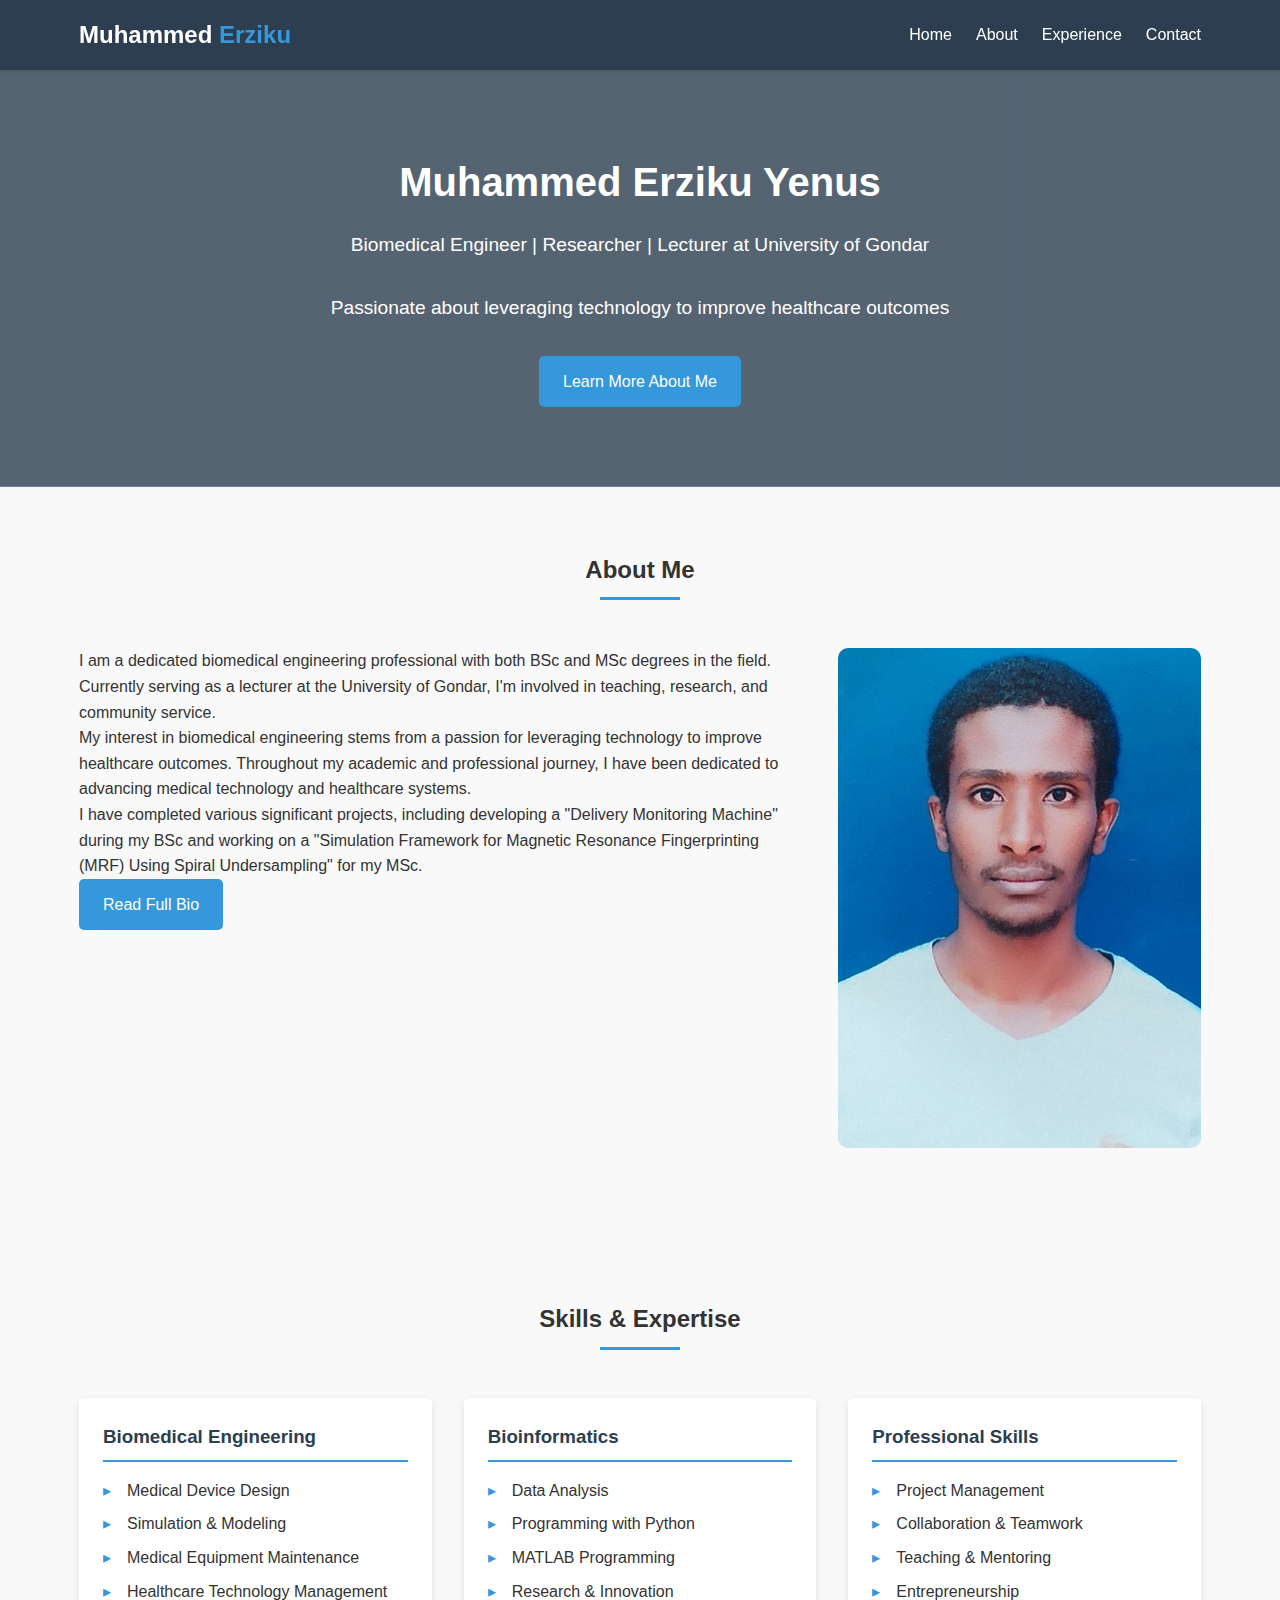
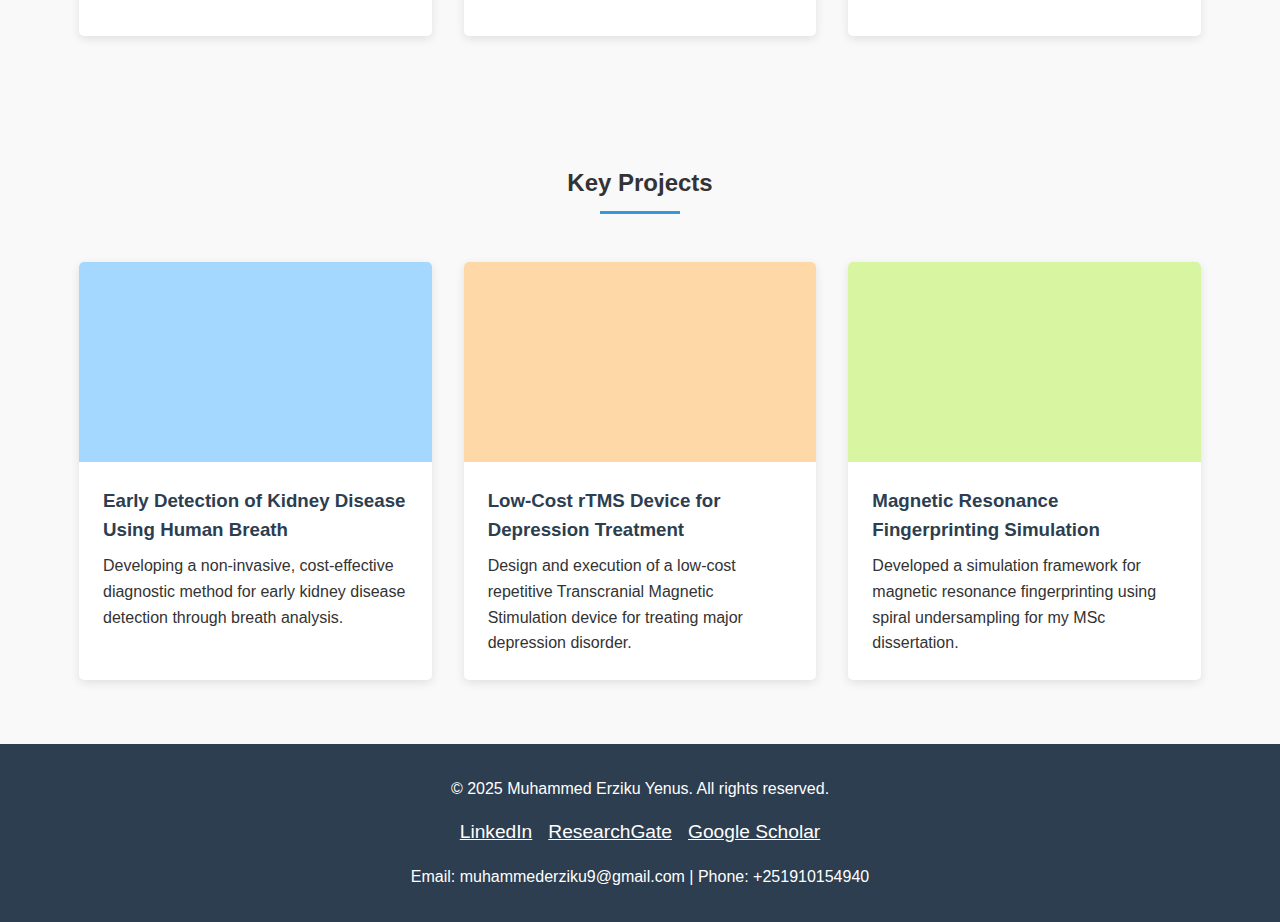
<file: index.html>
<!DOCTYPE html>
<html lang="en">
<head>
    <meta charset="UTF-8">
    <meta name="viewport" content="width=device-width, initial-scale=1.0">
    <title>Muhammed Erziku - Biomedical Engineer</title>
    <link rel="stylesheet" href="style.css">
</head>
<body>
    <!-- Header -->
    <header>
        <div class="container header-container">
            <div class="logo">Muhammed <span>Erziku</span></div>
            <div class="menu-toggle">☰</div>
            <nav>
                <ul>
                    <li><a href="index.html">Home</a></li>
                    <li><a href="about.html">About</a></li>
                    <li><a href="experience.html">Experience</a></li>
                    <li><a href="contact.html">Contact</a></li>
                </ul>
            </nav>
        </div>
    </header>

    <!-- Hero Section -->
    <section class="hero">
        <div class="container hero-content">
            <h1>Muhammed Erziku Yenus</h1>
            <p>Biomedical Engineer | Researcher | Lecturer at University of Gondar</p>
            <p>Passionate about leveraging technology to improve healthcare outcomes</p>
            <a href="about.html" class="btn">Learn More About Me</a>
        </div>
    </section>

    <!-- About Preview Section -->
    <section id="about-preview">
        <div class="container">
            <h2 class="section-title">About Me</h2>
            <div class="about-content">
                <div class="about-text">
                    <p>I am a dedicated biomedical engineering professional with both BSc and MSc degrees in the field. Currently serving as a lecturer at the University of Gondar, I'm involved in teaching, research, and community service.</p>
                    <p>My interest in biomedical engineering stems from a passion for leveraging technology to improve healthcare outcomes. Throughout my academic and professional journey, I have been dedicated to advancing medical technology and healthcare systems.</p>
                    <p>I have completed various significant projects, including developing a "Delivery Monitoring Machine" during my BSc and working on a "Simulation Framework for Magnetic Resonance Fingerprinting (MRF) Using Spiral Undersampling" for my MSc.</p>
                    <a href="about.html" class="btn">Read Full Bio</a>
                </div>
                <div class="about-image">
                    <div class="profile-placeholder">
                        <img src="photo.png" alt="Muhammed Erziku - Biomedical Engineer" class="profile-image">
                    </div>
                </div>
            </div>
        </div>
    </section>

    <!-- Skills Section -->
    <section id="skills">
        <div class="container">
            <h2 class="section-title">Skills & Expertise</h2>
            <div class="skills-container">
                <div class="skill-category">
                    <h3>Biomedical Engineering</h3>
                    <ul class="skill-list">
                        <li>Medical Device Design</li>
                        <li>Simulation & Modeling</li>
                        <li>Medical Equipment Maintenance</li>
                        <li>Healthcare Technology Management</li>
                    </ul>
                </div>
                <div class="skill-category">
                    <h3>Bioinformatics</h3>
                    <ul class="skill-list">
                        <li>Data Analysis</li>
                        <li>Programming with Python</li>
                        <li>MATLAB Programming</li>
                        <li>Research & Innovation</li>
                    </ul>
                </div>
                <div class="skill-category">
                    <h3>Professional Skills</h3>
                    <ul class="skill-list">
                        <li>Project Management</li>
                        <li>Collaboration & Teamwork</li>
                        <li>Teaching & Mentoring</li>
                        <li>Entrepreneurship</li>
                    </ul>
                </div>
            </div>
        </div>
    </section>

    <!-- Projects Section -->
    <section id="projects">
        <div class="container">
            <h2 class="section-title">Key Projects</h2>
            <div class="projects-grid">
                <div class="project-card">
                    <div class="project-image project-1"></div>
                    <div class="project-content">
                        <h3>Early Detection of Kidney Disease Using Human Breath</h3>
                        <p>Developing a non-invasive, cost-effective diagnostic method for early kidney disease detection through breath analysis.</p>
                    </div>
                </div>
                <div class="project-card">
                    <div class="project-image project-2"></div>
                    <div class="project-content">
                        <h3>Low-Cost rTMS Device for Depression Treatment</h3>
                        <p>Design and execution of a low-cost repetitive Transcranial Magnetic Stimulation device for treating major depression disorder.</p>
                    </div>
                </div>
                <div class="project-card">
                    <div class="project-image project-3"></div>
                    <div class="project-content">
                        <h3>Magnetic Resonance Fingerprinting Simulation</h3>
                        <p>Developed a simulation framework for magnetic resonance fingerprinting using spiral undersampling for my MSc dissertation.</p>
                    </div>
                </div>
            </div>
        </div>
    </section>

    <!-- Footer -->
    <footer>
        <div class="container">
            <p>&copy; 2025 Muhammed Erziku Yenus. All rights reserved.</p>
            <div class="social-links">
                <a href="#">LinkedIn</a>
                <a href="#">ResearchGate</a>
                <a href="#">Google Scholar</a>
            </div>
            <p>Email: muhammederziku9@gmail.com | Phone: +251910154940</p>
        </div>
    </footer>

    <script src="script.js"></script>
</body>
</html>
</file>
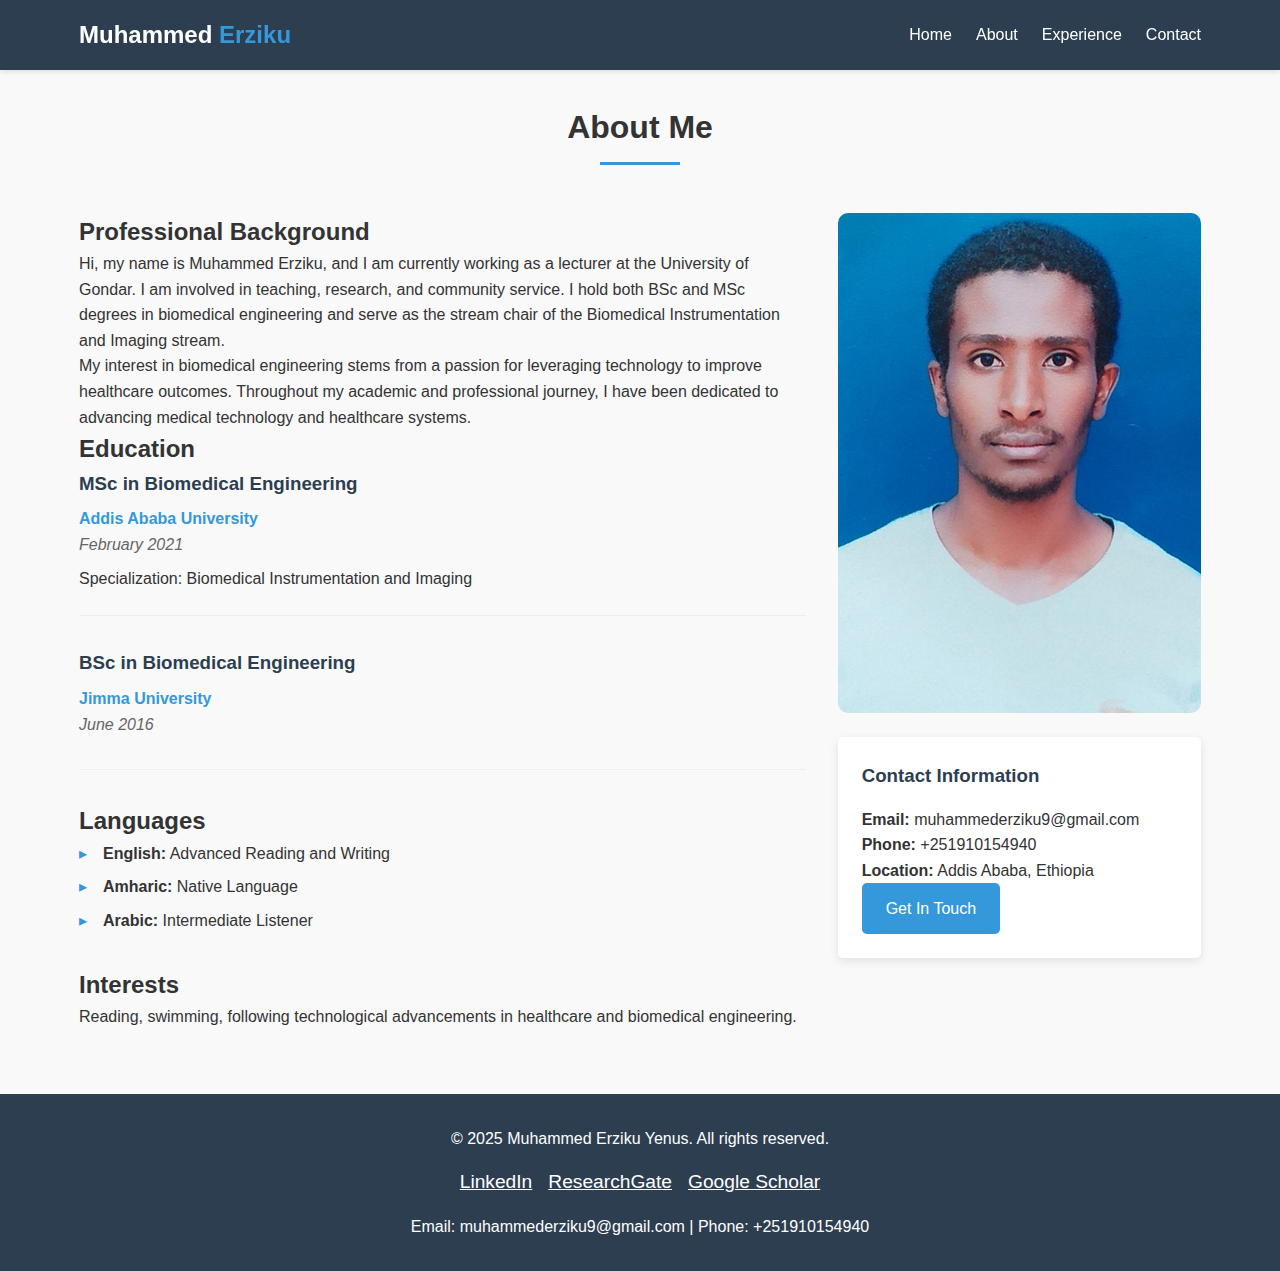
<file: about.html>
<!DOCTYPE html>
<html lang="en">
<head>
    <meta charset="UTF-8">
    <meta name="viewport" content="width=device-width, initial-scale=1.0">
    <title>About - Muhammed Erziku</title>
    <link rel="stylesheet" href="style.css">
</head>
<body>
    <!-- Header -->
    <header>
        <div class="container header-container">
            <div class="logo">Muhammed <span>Erziku</span></div>
            <div class="menu-toggle">☰</div>
            <nav>
                <ul>
                    <li><a href="index.html">Home</a></li>
                    <li><a href="about.html">About</a></li>
                    <li><a href="experience.html">Experience</a></li>
                    <li><a href="contact.html">Contact</a></li>
                </ul>
            </nav>
        </div>
    </header>

    <!-- Page Content -->
    <main class="page-content">
        <div class="container">
            <h1 class="section-title">About Me</h1>
            
            <div class="about-content">
                <div class="about-text">
                    <h2>Professional Background</h2>
                    <p>Hi, my name is Muhammed Erziku, and I am currently working as a lecturer at the University of Gondar. I am involved in teaching, research, and community service. I hold both BSc and MSc degrees in biomedical engineering and serve as the stream chair of the Biomedical Instrumentation and Imaging stream.</p>
                    
                    <p>My interest in biomedical engineering stems from a passion for leveraging technology to improve healthcare outcomes. Throughout my academic and professional journey, I have been dedicated to advancing medical technology and healthcare systems.</p>
                    
                    <h2>Education</h2>
                    <div class="education-item">
                        <h3>MSc in Biomedical Engineering</h3>
                        <p class="institution">Addis Ababa University</p>
                        <p class="date">February 2021</p>
                        <p>Specialization: Biomedical Instrumentation and Imaging</p>
                    </div>
                    
                    <div class="education-item">
                        <h3>BSc in Biomedical Engineering</h3>
                        <p class="institution">Jimma University</p>
                        <p class="date">June 2016</p>
                    </div>
                    
                    <h2>Languages</h2>
                    <ul class="language-list">
                        <li><strong>English:</strong> Advanced Reading and Writing</li>
                        <li><strong>Amharic:</strong> Native Language</li>
                        <li><strong>Arabic:</strong> Intermediate Listener</li>
                    </ul>
                    
                    <h2>Interests</h2>
                    <p>Reading, swimming, following technological advancements in healthcare and biomedical engineering.</p>
                </div>
                
                <div class="about-image">
                    <div class="profile-placeholder">
                         <img src="photo.png" alt="Muhammed Erziku - Biomedical Engineer" class="profile-image">
                    </div>
                    <div class="contact-info-sidebar">
                        <h3>Contact Information</h3>
                        <p><strong>Email:</strong> muhammederziku9@gmail.com</p>
                        <p><strong>Phone:</strong> +251910154940</p>
                        <p><strong>Location:</strong> Addis Ababa, Ethiopia</p>
                        <a href="contact.html" class="btn">Get In Touch</a>
                    </div>
                </div>
            </div>
        </div>
    </main>

    <!-- Footer -->
    <footer>
        <div class="container">
            <p>&copy; 2025 Muhammed Erziku Yenus. All rights reserved.</p>
            <div class="social-links">
                <a href="#">LinkedIn</a>
                <a href="#">ResearchGate</a>
                <a href="#">Google Scholar</a>
            </div>
            <p>Email: muhammederziku9@gmail.com | Phone: +251910154940</p>
        </div>
    </footer>

    <script src="script.js"></script>
</body>
</html>
</file>
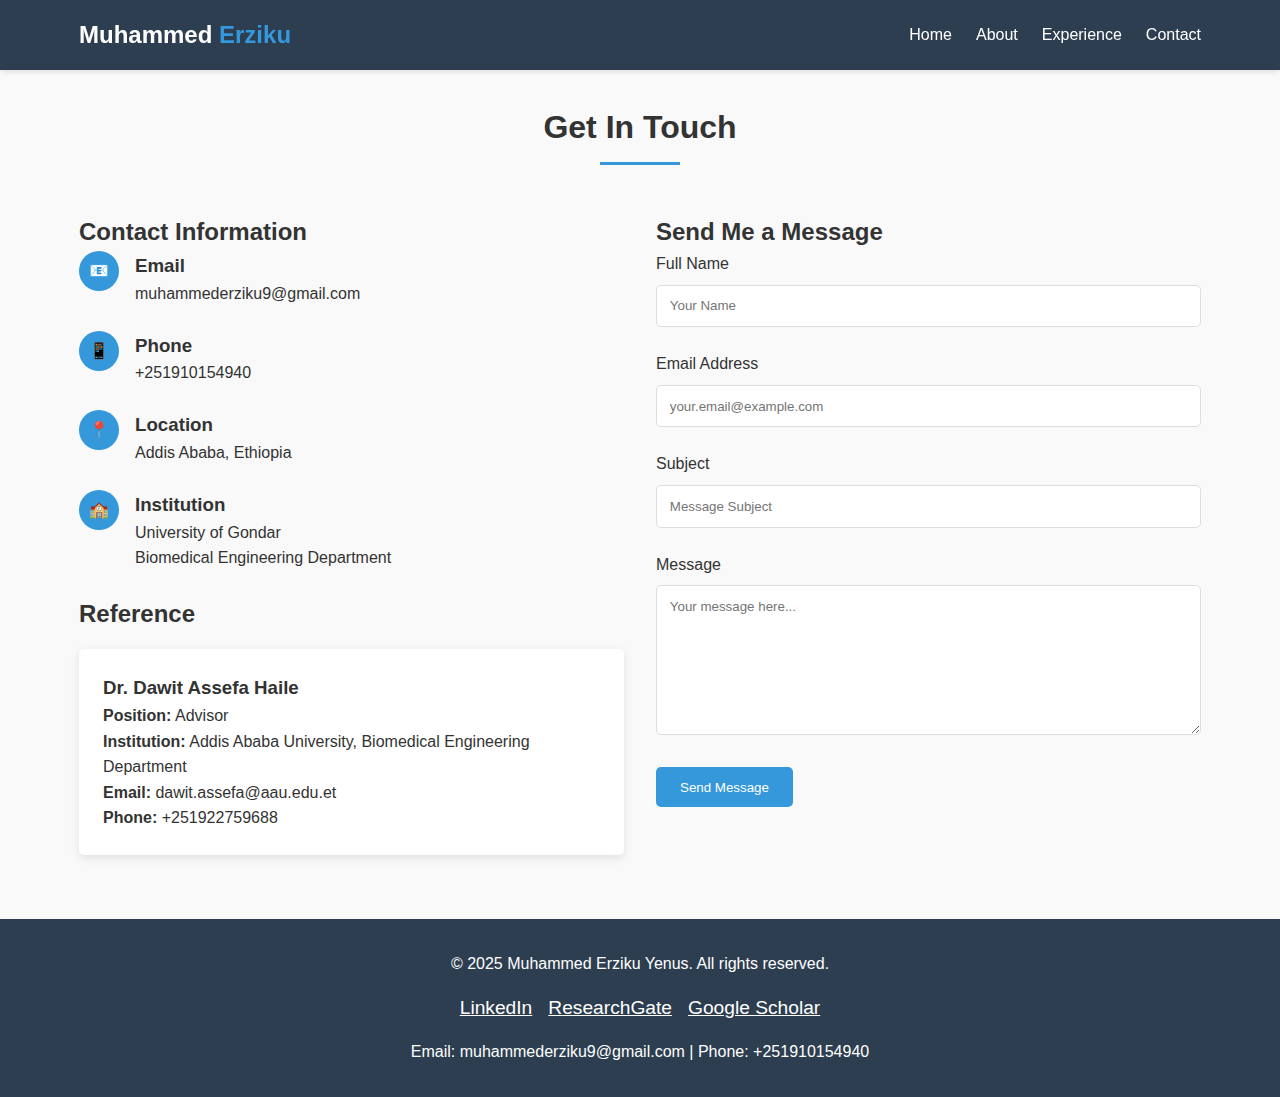
<file: contact.html>
<!DOCTYPE html>
<html lang="en">
<head>
    <meta charset="UTF-8">
    <meta name="viewport" content="width=device-width, initial-scale=1.0">
    <title>Contact - Muhammed Erziku</title>
    <link rel="stylesheet" href="style.css">
</head>
<body>
    <!-- Header -->
    <header>
        <div class="container header-container">
            <div class="logo">Muhammed <span>Erziku</span></div>
            <div class="menu-toggle">☰</div>
            <nav>
                <ul>
                    <li><a href="index.html">Home</a></li>
                    <li><a href="about.html">About</a></li>
                    <li><a href="experience.html">Experience</a></li>
                    <li><a href="contact.html">Contact</a></li>
                </ul>
            </nav>
        </div>
    </header>

    <!-- Page Content -->
    <main class="page-content">
        <div class="container">
            <h1 class="section-title">Get In Touch</h1>
            
            <div class="contact-container">
                <div class="contact-info">
                    <h2>Contact Information</h2>
                    <div class="contact-item">
                        <div class="contact-icon">📧</div>
                        <div>
                            <h3>Email</h3>
                            <p>muhammederziku9@gmail.com</p>
                        </div>
                    </div>
                    
                    <div class="contact-item">
                        <div class="contact-icon">📱</div>
                        <div>
                            <h3>Phone</h3>
                            <p>+251910154940</p>
                        </div>
                    </div>
                    
                    <div class="contact-item">
                        <div class="contact-icon">📍</div>
                        <div>
                            <h3>Location</h3>
                            <p>Addis Ababa, Ethiopia</p>
                        </div>
                    </div>
                    
                    <div class="contact-item">
                        <div class="contact-icon">🏫</div>
                        <div>
                            <h3>Institution</h3>
                            <p>University of Gondar<br>Biomedical Engineering Department</p>
                        </div>
                    </div>
                    
                    <h2>Reference</h2>
                    <div class="reference-item">
                        <h3>Dr. Dawit Assefa Haile</h3>
                        <p><strong>Position:</strong> Advisor</p>
                        <p><strong>Institution:</strong> Addis Ababa University, Biomedical Engineering Department</p>
                        <p><strong>Email:</strong> dawit.assefa@aau.edu.et</p>
                        <p><strong>Phone:</strong> +251922759688</p>
                    </div>
                </div>
                
                <div class="contact-form">
                    <h2>Send Me a Message</h2>
                    <form id="contact-form">
                        <div class="form-group">
                            <label for="name">Full Name</label>
                            <input type="text" id="name" class="form-control" placeholder="Your Name">
                            <div class="error" id="name-error">Please enter your name</div>
                        </div>
                        
                        <div class="form-group">
                            <label for="email">Email Address</label>
                            <input type="email" id="email" class="form-control" placeholder="your.email@example.com">
                            <div class="error" id="email-error">Please enter a valid email address</div>
                        </div>
                        
                        <div class="form-group">
                            <label for="subject">Subject</label>
                            <input type="text" id="subject" class="form-control" placeholder="Message Subject">
                        </div>
                        
                        <div class="form-group">
                            <label for="message">Message</label>
                            <textarea id="message" class="form-control" placeholder="Your message here..."></textarea>
                            <div class="error" id="message-error">Please enter your message</div>
                        </div>
                        
                        <button type="submit" class="btn">Send Message</button>
                    </form>
                </div>
            </div>
        </div>
    </main>

    <!-- Footer -->
    <footer>
        <div class="container">
            <p>&copy; 2025 Muhammed Erziku Yenus. All rights reserved.</p>
            <div class="social-links">
                <a href="#">LinkedIn</a>
                <a href="#">ResearchGate</a>
                <a href="#">Google Scholar</a>
            </div>
            <p>Email: muhammederziku9@gmail.com | Phone: +251910154940</p>
        </div>
    </footer>

    <script src="script.js"></script>
</body>
</html>
</file>
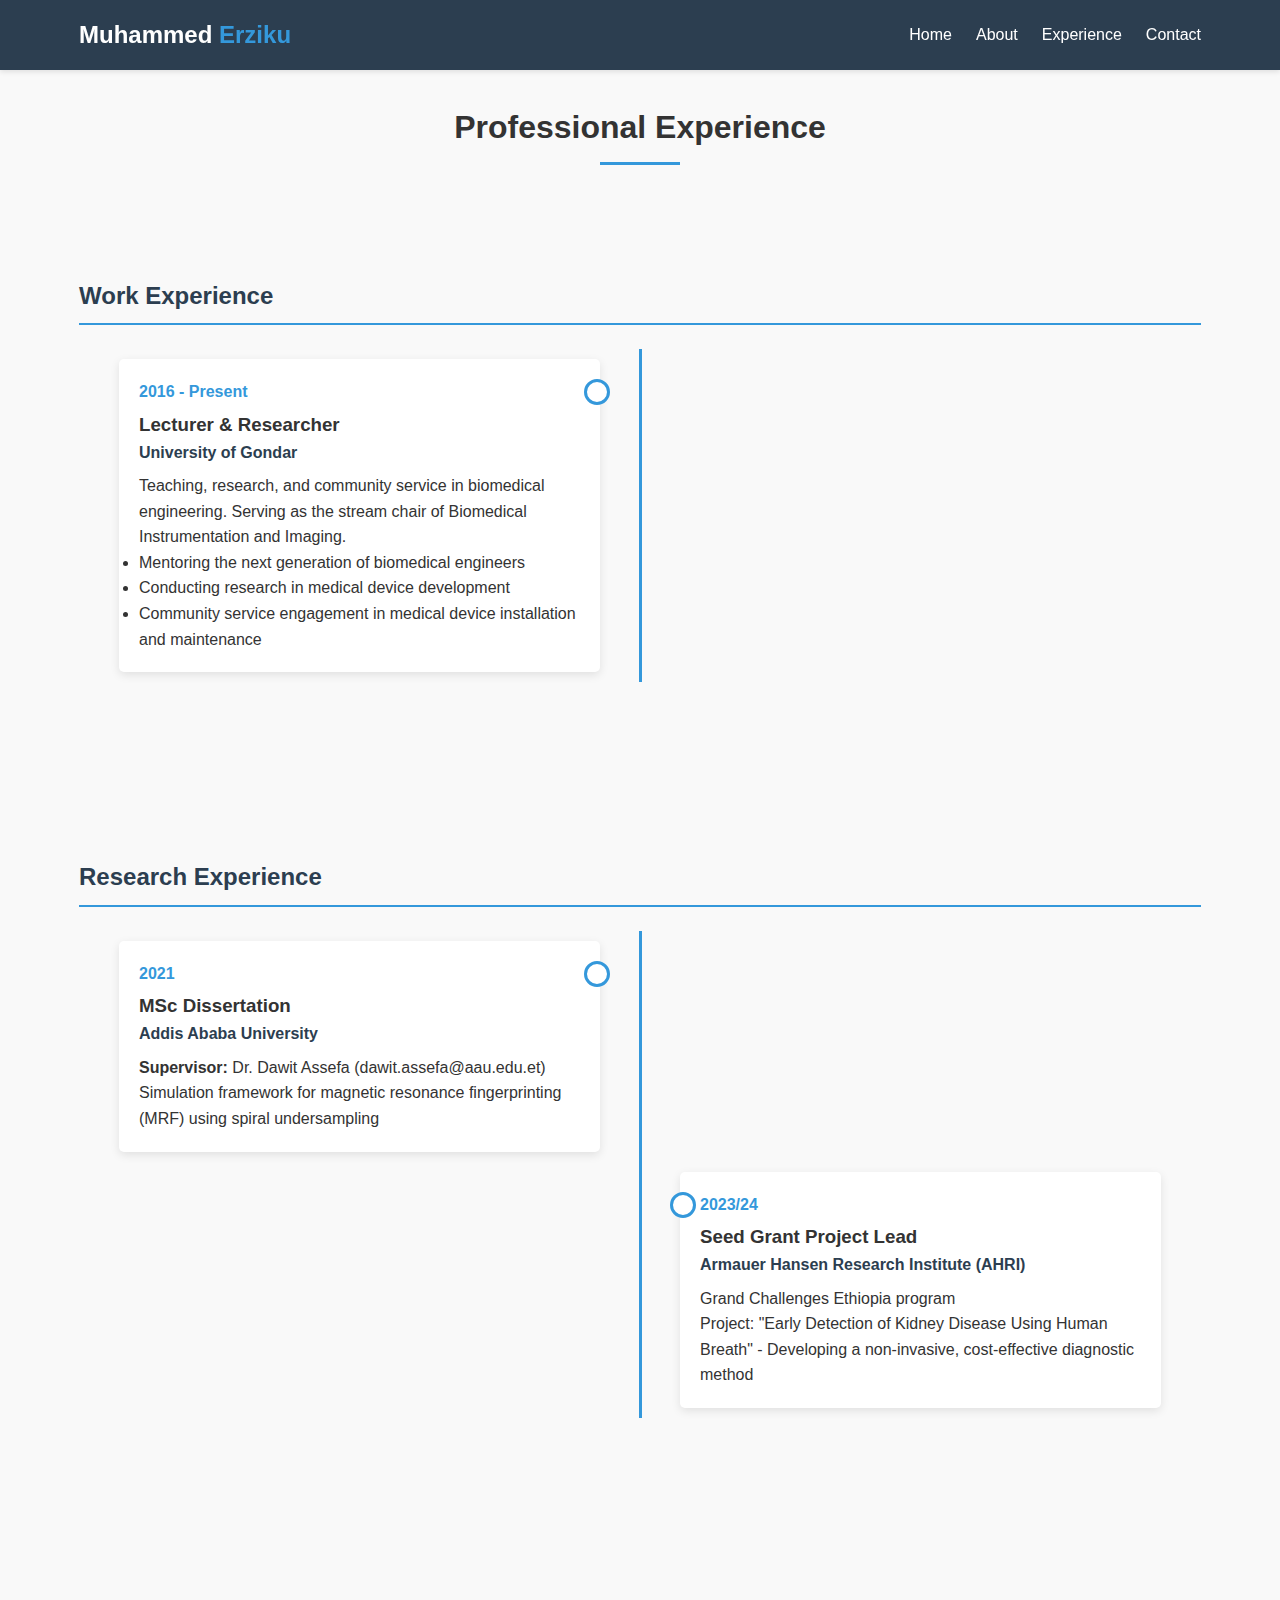
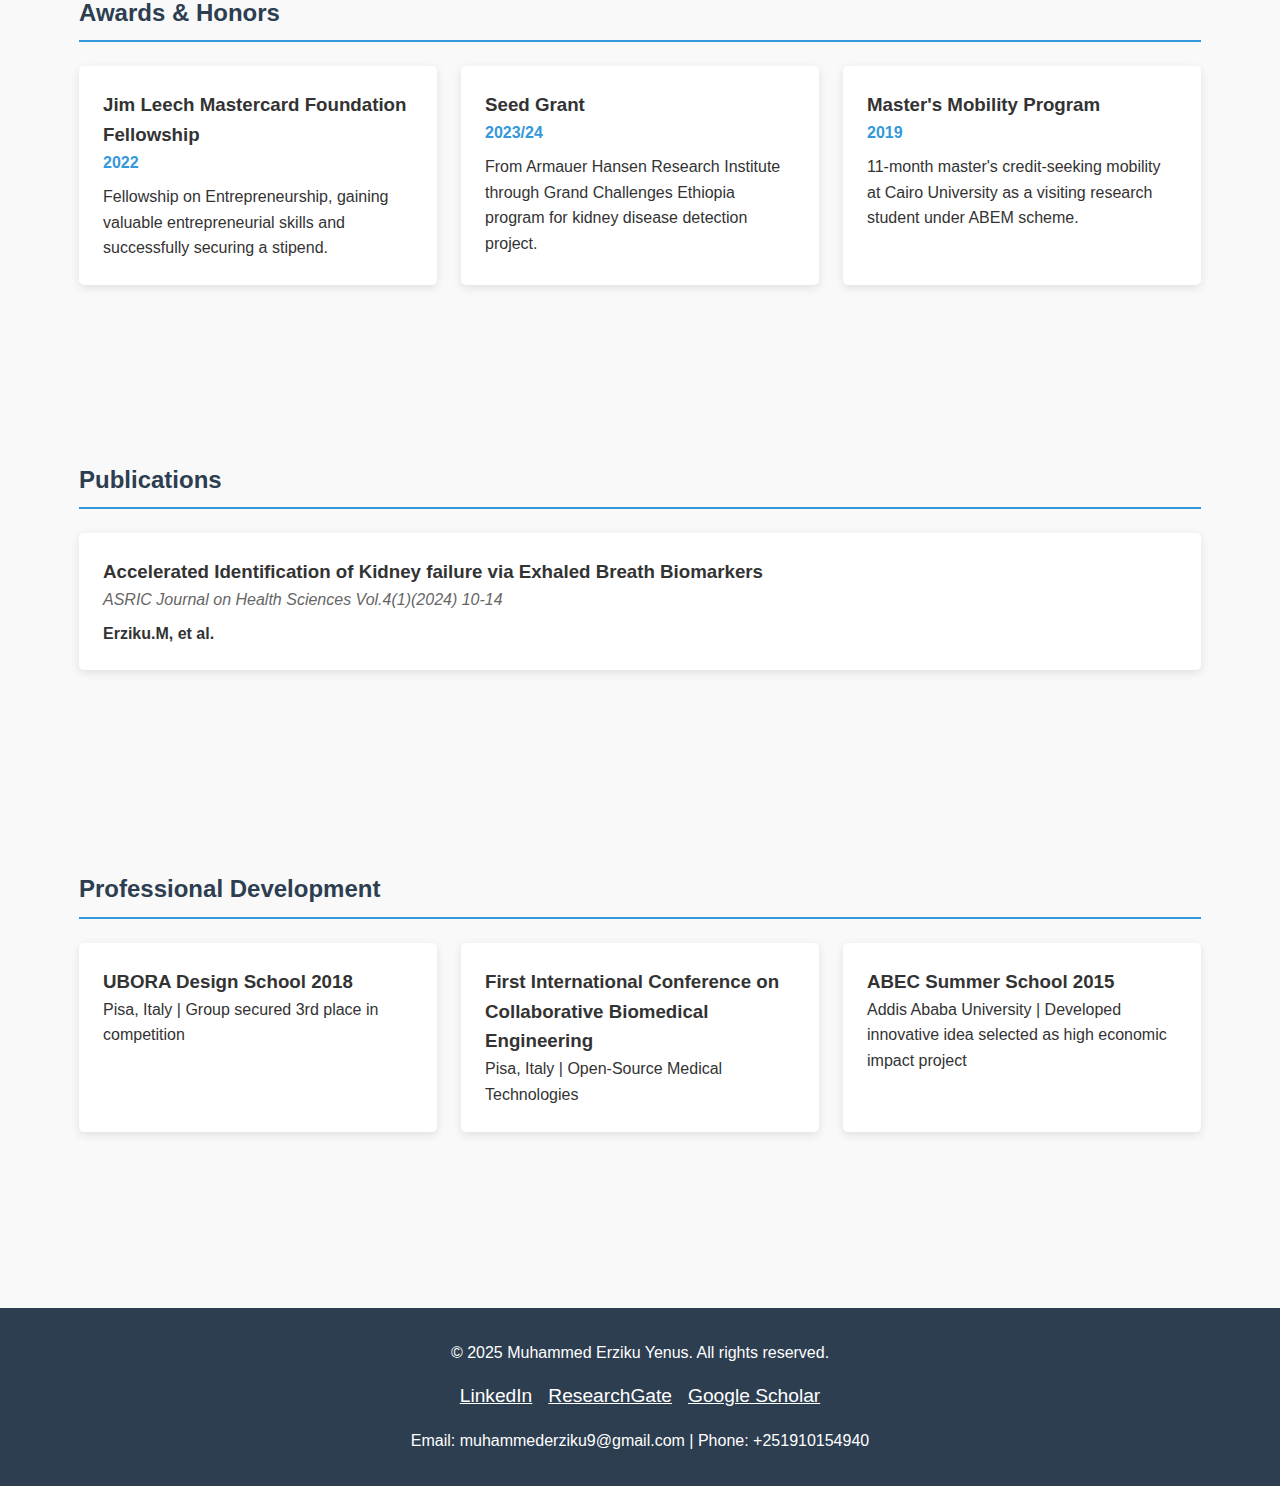
<file: experience.html>
<!DOCTYPE html>
<html lang="en">
<head>
    <meta charset="UTF-8">
    <meta name="viewport" content="width=device-width, initial-scale=1.0">
    <title>Experience - Muhammed Erziku</title>
    <link rel="stylesheet" href="style.css">
</head>
<body>
    <!-- Header -->
    <header>
        <div class="container header-container">
            <div class="logo">Muhammed <span>Erziku</span></div>
            <div class="menu-toggle">☰</div>
            <nav>
                <ul>
                    <li><a href="index.html">Home</a></li>
                    <li><a href="about.html">About</a></li>
                    <li><a href="experience.html">Experience</a></li>
                    <li><a href="contact.html">Contact</a></li>
                </ul>
            </nav>
        </div>
    </header>

    <!-- Page Content -->
    <main class="page-content">
        <div class="container">
            <h1 class="section-title">Professional Experience</h1>
            
            <!-- Work Experience -->
            <section class="experience-section">
                <h2>Work Experience</h2>
                <div class="timeline">
                    <div class="timeline-item">
                        <div class="timeline-content">
                            <div class="timeline-date">2016 - Present</div>
                            <h3>Lecturer & Researcher</h3>
                            <p class="company">University of Gondar</p>
                            <p>Teaching, research, and community service in biomedical engineering. Serving as the stream chair of Biomedical Instrumentation and Imaging.</p>
                            <ul>
                                <li>Mentoring the next generation of biomedical engineers</li>
                                <li>Conducting research in medical device development</li>
                                <li>Community service engagement in medical device installation and maintenance</li>
                            </ul>
                        </div>
                    </div>
                </div>
            </section>
            
            <!-- Research Experience -->
            <section class="experience-section">
                <h2>Research Experience</h2>
                <div class="timeline">
                    <div class="timeline-item">
                        <div class="timeline-content">
                            <div class="timeline-date">2021</div>
                            <h3>MSc Dissertation</h3>
                            <p class="company">Addis Ababa University</p>
                            <p><strong>Supervisor:</strong> Dr. Dawit Assefa (dawit.assefa@aau.edu.et)</p>
                            <p>Simulation framework for magnetic resonance fingerprinting (MRF) using spiral undersampling</p>
                        </div>
                    </div>
                    
                    <div class="timeline-item">
                        <div class="timeline-content">
                            <div class="timeline-date">2023/24</div>
                            <h3>Seed Grant Project Lead</h3>
                            <p class="company">Armauer Hansen Research Institute (AHRI)</p>
                            <p>Grand Challenges Ethiopia program</p>
                            <p>Project: "Early Detection of Kidney Disease Using Human Breath" - Developing a non-invasive, cost-effective diagnostic method</p>
                        </div>
                    </div>
                </div>
            </section>
            
            <!-- Awards & Honors -->
            <section class="experience-section">
                <h2>Awards & Honors</h2>
                <div class="awards-grid">
                    <div class="award-card">
                        <h3>Jim Leech Mastercard Foundation Fellowship</h3>
                        <p class="award-date">2022</p>
                        <p>Fellowship on Entrepreneurship, gaining valuable entrepreneurial skills and successfully securing a stipend.</p>
                    </div>
                    
                    <div class="award-card">
                        <h3>Seed Grant</h3>
                        <p class="award-date">2023/24</p>
                        <p>From Armauer Hansen Research Institute through Grand Challenges Ethiopia program for kidney disease detection project.</p>
                    </div>
                    
                    <div class="award-card">
                        <h3>Master's Mobility Program</h3>
                        <p class="award-date">2019</p>
                        <p>11-month master's credit-seeking mobility at Cairo University as a visiting research student under ABEM scheme.</p>
                    </div>
                </div>
            </section>
            
            <!-- Publications -->
            <section class="experience-section">
                <h2>Publications</h2>
                <div class="publication-item">
                    <h3>Accelerated Identification of Kidney failure via Exhaled Breath Biomarkers</h3>
                    <p class="publication-details">ASRIC Journal on Health Sciences Vol.4(1)(2024) 10-14</p>
                    <p class="authors">Erziku.M, et al.</p>
                </div>
            </section>
            
            <!-- Professional Development -->
            <section class="experience-section">
                <h2>Professional Development</h2>
                <div class="training-grid">
                    <div class="training-item">
                        <h3>UBORA Design School 2018</h3>
                        <p>Pisa, Italy | Group secured 3rd place in competition</p>
                    </div>
                    
                    <div class="training-item">
                        <h3>First International Conference on Collaborative Biomedical Engineering</h3>
                        <p>Pisa, Italy | Open-Source Medical Technologies</p>
                    </div>
                    
                    <div class="training-item">
                        <h3>ABEC Summer School 2015</h3>
                        <p>Addis Ababa University | Developed innovative idea selected as high economic impact project</p>
                    </div>
                </div>
            </section>
        </div>
    </main>

    <!-- Footer -->
    <footer>
        <div class="container">
            <p>&copy; 2025 Muhammed Erziku Yenus. All rights reserved.</p>
            <div class="social-links">
                <a href="#">LinkedIn</a>
                <a href="#">ResearchGate</a>
                <a href="#">Google Scholar</a>
            </div>
            <p>Email: muhammederziku9@gmail.com | Phone: +251910154940</p>
        </div>
    </footer>

    <script src="script.js"></script>
</body>
</html>
</file>
<file: style.css>
/* Global Styles */
:root {
    --primary-color: #2c3e50;
    --secondary-color: #3498db;
    --accent-color: #e74c3c;
    --light-color: #ecf0f1;
    --dark-color: #2c3e50;
    --text-color: #333;
    --light-text: #fff;
}

* {
    margin: 0;
    padding: 0;
    box-sizing: border-box;
}

body {
    font-family: 'Segoe UI', Tahoma, Geneva, Verdana, sans-serif;
    line-height: 1.6;
    color: var(--text-color);
    background-color: #f9f9f9;
}

.container {
    width: 90%;
    max-width: 1200px;
    margin: 0 auto;
    padding: 0 15px;
}

/* Header & Navigation */
header {
    background-color: var(--primary-color);
    color: var(--light-text);
    padding: 1rem 0;
    position: sticky;
    top: 0;
    z-index: 100;
    box-shadow: 0 2px 5px rgba(0,0,0,0.1);
}

.header-container {
    display: flex;
    justify-content: space-between;
    align-items: center;
}

.logo {
    font-size: 1.5rem;
    font-weight: bold;
}

.logo span {
    color: var(--secondary-color);
}

nav ul {
    display: flex;
    list-style: none;
}

nav ul li {
    margin-left: 1.5rem;
}

nav ul li a {
    color: var(--light-text);
    text-decoration: none;
    font-weight: 500;
    transition: color 0.3s;
}

nav ul li a:hover {
    color: var(--secondary-color);
}

.menu-toggle {
    display: none;
    cursor: pointer;
    font-size: 1.5rem;
}

/* Hero Section */
.hero {
    background: linear-gradient(rgba(44, 62, 80, 0.8), rgba(44, 62, 80, 0.8)), url('https://images.unsplash.com/photo-1581094794329-c8112a89af12?ixlib=rb-4.0.3&auto=format&fit=crop&w=1350&q=80');
    background-size: cover;
    background-position: center;
    color: var(--light-text);
    padding: 5rem 0;
    text-align: center;
}

.hero-content h1 {
    font-size: 2.5rem;
    margin-bottom: 1rem;
}

.hero-content p {
    font-size: 1.2rem;
    max-width: 700px;
    margin: 0 auto 2rem;
}

.btn {
    display: inline-block;
    background-color: var(--secondary-color);
    color: var(--light-text);
    padding: 0.8rem 1.5rem;
    border-radius: 5px;
    text-decoration: none;
    font-weight: 500;
    transition: background-color 0.3s;
    border: none;
    cursor: pointer;
}

.btn:hover {
    background-color: #2980b9;
}

/* Sections */
section {
    padding: 4rem 0;
}

.section-title {
    text-align: center;
    margin-bottom: 3rem;
    position: relative;
}

.section-title::after {
    content: '';
    display: block;
    width: 80px;
    height: 3px;
    background-color: var(--secondary-color);
    margin: 0.5rem auto;
}

/* About Section */
.about-content {
    display: flex;
    flex-wrap: wrap;
    align-items: flex-start;
    gap: 2rem;
}

.about-text {
    flex: 2;
    min-width: 300px;
}

.about-image {
    flex: 1;
    min-width: 00px;
}

.profile-placeholder {
    width: 100%;
    height: 500px;
    background-color: #ddd;
    border-radius: 10px;
    display: flex;
    align-items: center;
    justify-content: center;
    margin-bottom: 1.5rem;
    overflow: hidden; 
}

.contact-info-sidebar {
    background-color: white;
    padding: 1.5rem;
    border-radius: 5px;
    box-shadow: 0 3px 10px rgba(0,0,0,0.1);
}

.contact-info-sidebar h3 {
    margin-bottom: 1rem;
    color: var(--primary-color);
}

/* Education Items */
.education-item {
    margin-bottom: 2rem;
    padding-bottom: 1.5rem;
    border-bottom: 1px solid #eee;
}

.education-item h3 {
    color: var(--primary-color);
    margin-bottom: 0.5rem;
}

.institution {
    font-weight: bold;
    color: var(--secondary-color);
}

.date {
    color: #666;
    font-style: italic;
    margin-bottom: 0.5rem;
}

/* Language List */
.language-list {
    list-style: none;
    margin-bottom: 2rem;
}

.language-list li {
    margin-bottom: 0.5rem;
    padding-left: 1.5rem;
    position: relative;
}

.language-list li::before {
    content: '▸';
    position: absolute;
    left: 0;
    color: var(--secondary-color);
}

/* Experience Section */
.experience-section {
    margin-bottom: 3rem;
}

.experience-section h2 {
    color: var(--primary-color);
    margin-bottom: 1.5rem;
    border-bottom: 2px solid var(--secondary-color);
    padding-bottom: 0.5rem;
}

/* Timeline */
.timeline {
    position: relative;
    max-width: 100%;
    margin: 0 auto;
}

.timeline::after {
    content: '';
    position: absolute;
    width: 3px;
    background-color: var(--secondary-color);
    top: 0;
    bottom: 0;
    left: 50%;
    margin-left: -1.5px;
}

.timeline-item {
    padding: 10px 40px;
    position: relative;
    width: 50%;
    box-sizing: border-box;
}

.timeline-item:nth-child(odd) {
    left: 0;
}

.timeline-item:nth-child(even) {
    left: 50%;
}

.timeline-content {
    padding: 20px;
    background-color: white;
    border-radius: 5px;
    box-shadow: 0 3px 10px rgba(0,0,0,0.1);
    position: relative;
}

.timeline-content::after {
    content: '';
    position: absolute;
    width: 20px;
    height: 20px;
    right: -10px;
    background-color: white;
    top: 20px;
    border-radius: 50%;
    z-index: 1;
    border: 3px solid var(--secondary-color);
}

.timeline-item:nth-child(even) .timeline-content::after {
    left: -10px;
}

.timeline-date {
    font-weight: bold;
    color: var(--secondary-color);
    margin-bottom: 5px;
}

.company {
    font-weight: bold;
    color: var(--primary-color);
    margin-bottom: 0.5rem;
}

/* Awards Grid */
.awards-grid {
    display: grid;
    grid-template-columns: repeat(auto-fill, minmax(300px, 1fr));
    gap: 1.5rem;
}

.award-card {
    background-color: white;
    padding: 1.5rem;
    border-radius: 5px;
    box-shadow: 0 3px 10px rgba(0,0,0,0.1);
}

.award-date {
    color: var(--secondary-color);
    font-weight: bold;
    margin-bottom: 0.5rem;
}

/* Publication Item */
.publication-item {
    background-color: white;
    padding: 1.5rem;
    border-radius: 5px;
    box-shadow: 0 3px 10px rgba(0,0,0,0.1);
    margin-bottom: 1.5rem;
}

.publication-details {
    font-style: italic;
    color: #666;
    margin-bottom: 0.5rem;
}

.authors {
    font-weight: bold;
}

/* Training Grid */
.training-grid {
    display: grid;
    grid-template-columns: repeat(auto-fill, minmax(300px, 1fr));
    gap: 1.5rem;
}

.training-item {
    background-color: white;
    padding: 1.5rem;
    border-radius: 5px;
    box-shadow: 0 3px 10px rgba(0,0,0,0.1);
}

/* Skills Section */
.skills-container {
    display: flex;
    flex-wrap: wrap;
    gap: 2rem;
    justify-content: center;
}

.skill-category {
    flex: 1;
    min-width: 250px;
    background-color: white;
    padding: 1.5rem;
    border-radius: 5px;
    box-shadow: 0 3px 10px rgba(0,0,0,0.1);
}

.skill-category h3 {
    margin-bottom: 1rem;
    color: var(--primary-color);
    border-bottom: 2px solid var(--secondary-color);
    padding-bottom: 0.5rem;
}

.skill-list {
    list-style: none;
}

.skill-list li {
    margin-bottom: 0.5rem;
    padding-left: 1.5rem;
    position: relative;
}

.skill-list li::before {
    content: '▸';
    position: absolute;
    left: 0;
    color: var(--secondary-color);
}

/* Projects Section */
.projects-grid {
    display: grid;
    grid-template-columns: repeat(auto-fill, minmax(300px, 1fr));
    gap: 2rem;
}

.project-card {
    background-color: white;
    border-radius: 5px;
    overflow: hidden;
    box-shadow: 0 3px 10px rgba(0,0,0,0.1);
    transition: transform 0.3s;
}

.project-card:hover {
    transform: translateY(-5px);
}

.project-image {
    height: 200px;
    background-color: #ddd;
    background-size: cover;
    background-position: center;
}

.project-1 {
    background-color: #a5d8ff;
}

.project-2 {
    background-color: #ffd8a8;
}

.project-3 {
    background-color: #d8f5a2;
}

.project-content {
    padding: 1.5rem;
}

.project-content h3 {
    margin-bottom: 0.5rem;
    color: var(--primary-color);
}

/* Page Content */
.page-content {
    padding-top: 2rem;
    padding-bottom: 4rem;
}

/* Contact Section */
.contact-container {
    display: flex;
    flex-wrap: wrap;
    gap: 2rem;
}

.contact-info {
    flex: 1;
    min-width: 300px;
}

.contact-form {
    flex: 1;
    min-width: 300px;
}

.contact-item {
    display: flex;
    align-items: flex-start;
    margin-bottom: 1.5rem;
}

.contact-icon {
    background-color: var(--secondary-color);
    color: white;
    width: 40px;
    height: 40px;
    border-radius: 50%;
    display: flex;
    align-items: center;
    justify-content: center;
    margin-right: 1rem;
    flex-shrink: 0;
}

.reference-item {
    background-color: white;
    padding: 1.5rem;
    border-radius: 5px;
    box-shadow: 0 3px 10px rgba(0,0,0,0.1);
    margin-top: 1rem;
}

.form-group {
    margin-bottom: 1.5rem;
}

.form-group label {
    display: block;
    margin-bottom: 0.5rem;
    font-weight: 500;
}

.form-control {
    width: 100%;
    padding: 0.8rem;
    border: 1px solid #ddd;
    border-radius: 5px;
    font-family: inherit;
}

textarea.form-control {
    min-height: 150px;
    resize: vertical;
}

/* Footer */
footer {
    background-color: var(--primary-color);
    color: var(--light-text);
    padding: 2rem 0;
    text-align: center;
}

.social-links {
    display: flex;
    justify-content: center;
    margin: 1rem 0;
}

.social-links a {
    color: var(--light-text);
    margin: 0 0.5rem;
    font-size: 1.2rem;
    transition: color 0.3s;
}

.social-links a:hover {
    color: var(--secondary-color);
}

/* Form validation styles */
.error {
    color: var(--accent-color);
    font-size: 0.9rem;
    margin-top: 0.3rem;
    display: none;
}

.form-control.error-border {
    border-color: var(--accent-color);
}

/* Responsive Design */
@media (max-width: 768px) {
    .menu-toggle {
        display: block;
    }
    
    nav ul {
        display: none;
        position: absolute;
        top: 100%;
        left: 0;
        width: 100%;
        background-color: var(--primary-color);
        flex-direction: column;
        padding: 1rem 0;
    }
    
    nav ul.show {
        display: flex;
    }
    
    nav ul li {
        margin: 0;
        text-align: center;
    }
    
    nav ul li a {
        display: block;
        padding: 0.8rem 0;
    }
    
    .timeline::after {
        left: 31px;
    }
    
    .timeline-item {
        width: 100%;
        padding-left: 70px;
        padding-right: 25px;
    }
    
    .timeline-item:nth-child(even) {
        left: 0;
    }
    
    .timeline-content::after {
        left: -10px;
    }
    
    .timeline-item:nth-child(even) .timeline-content::after {
        left: -10px;
    }
    
    .hero-content h1 {
        font-size: 2rem;
    }
    
    .hero-content p {
        font-size: 1rem;
    }
}
</file>
